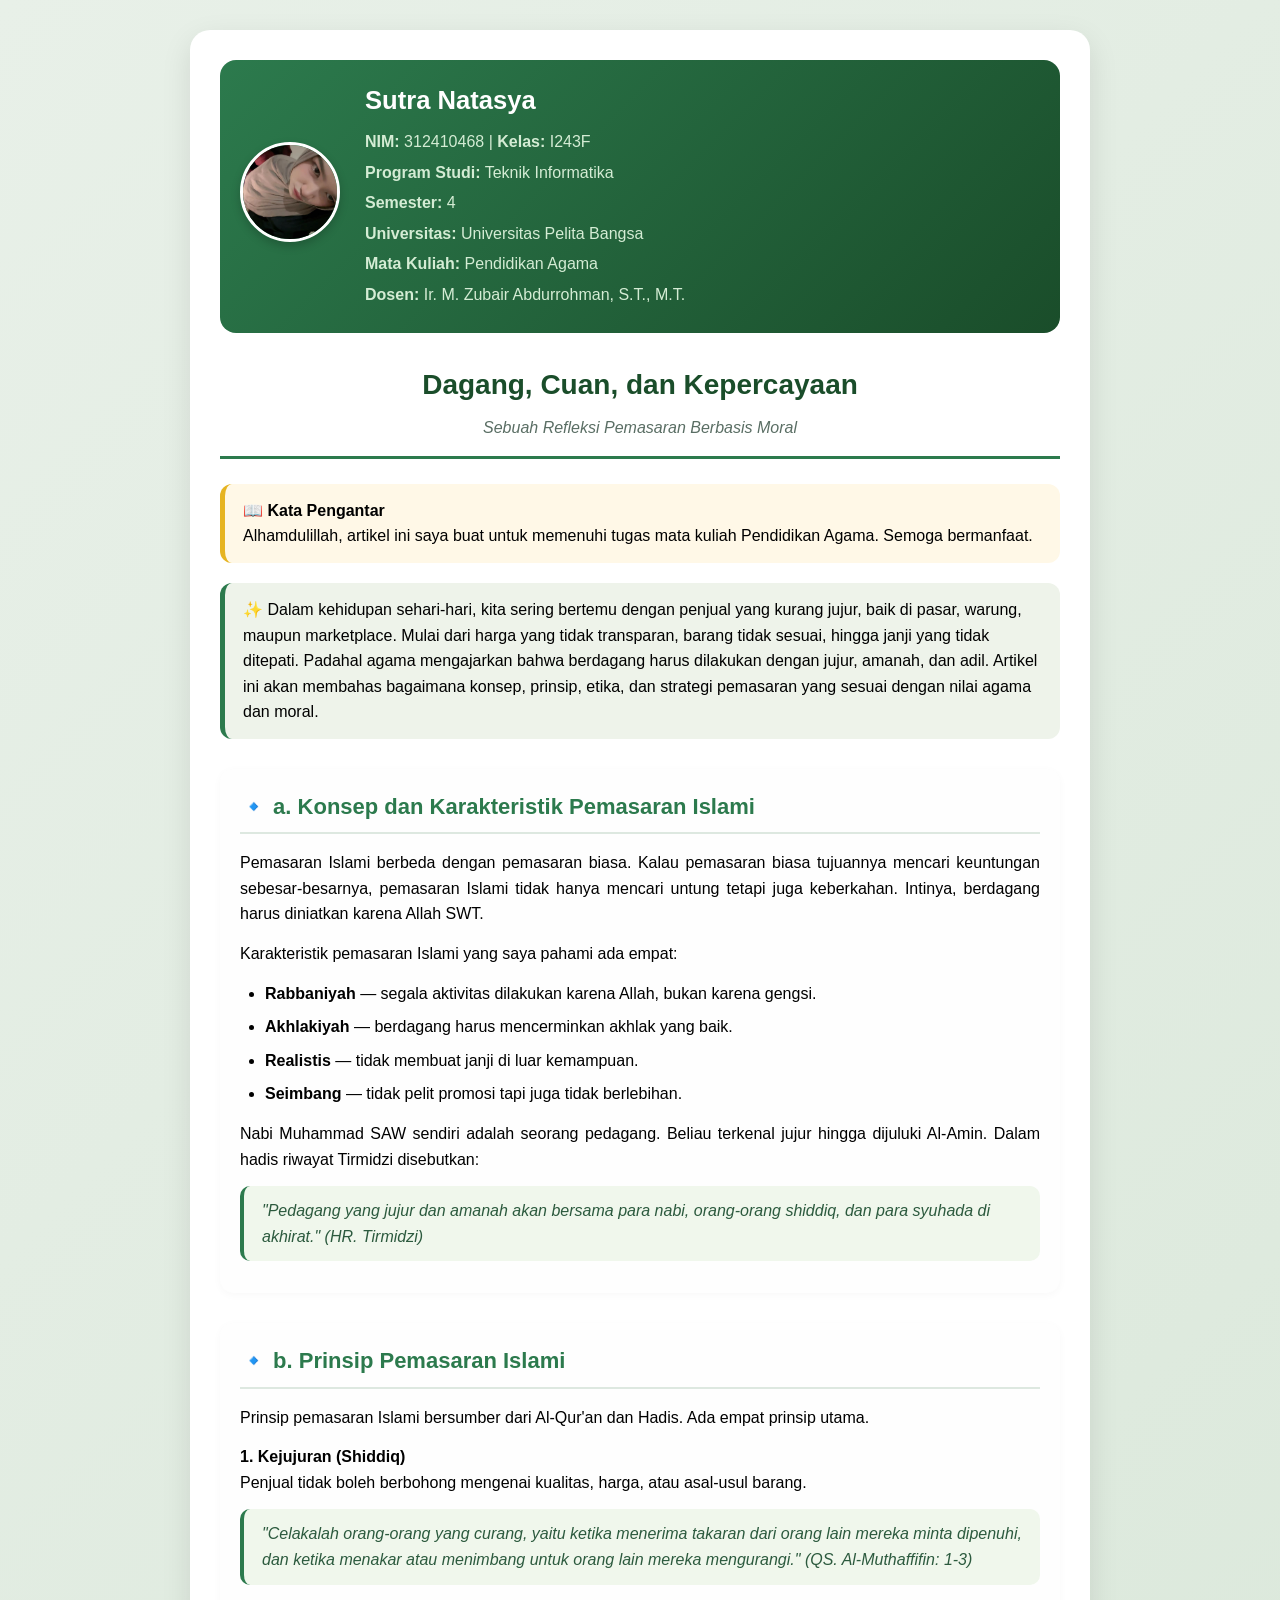
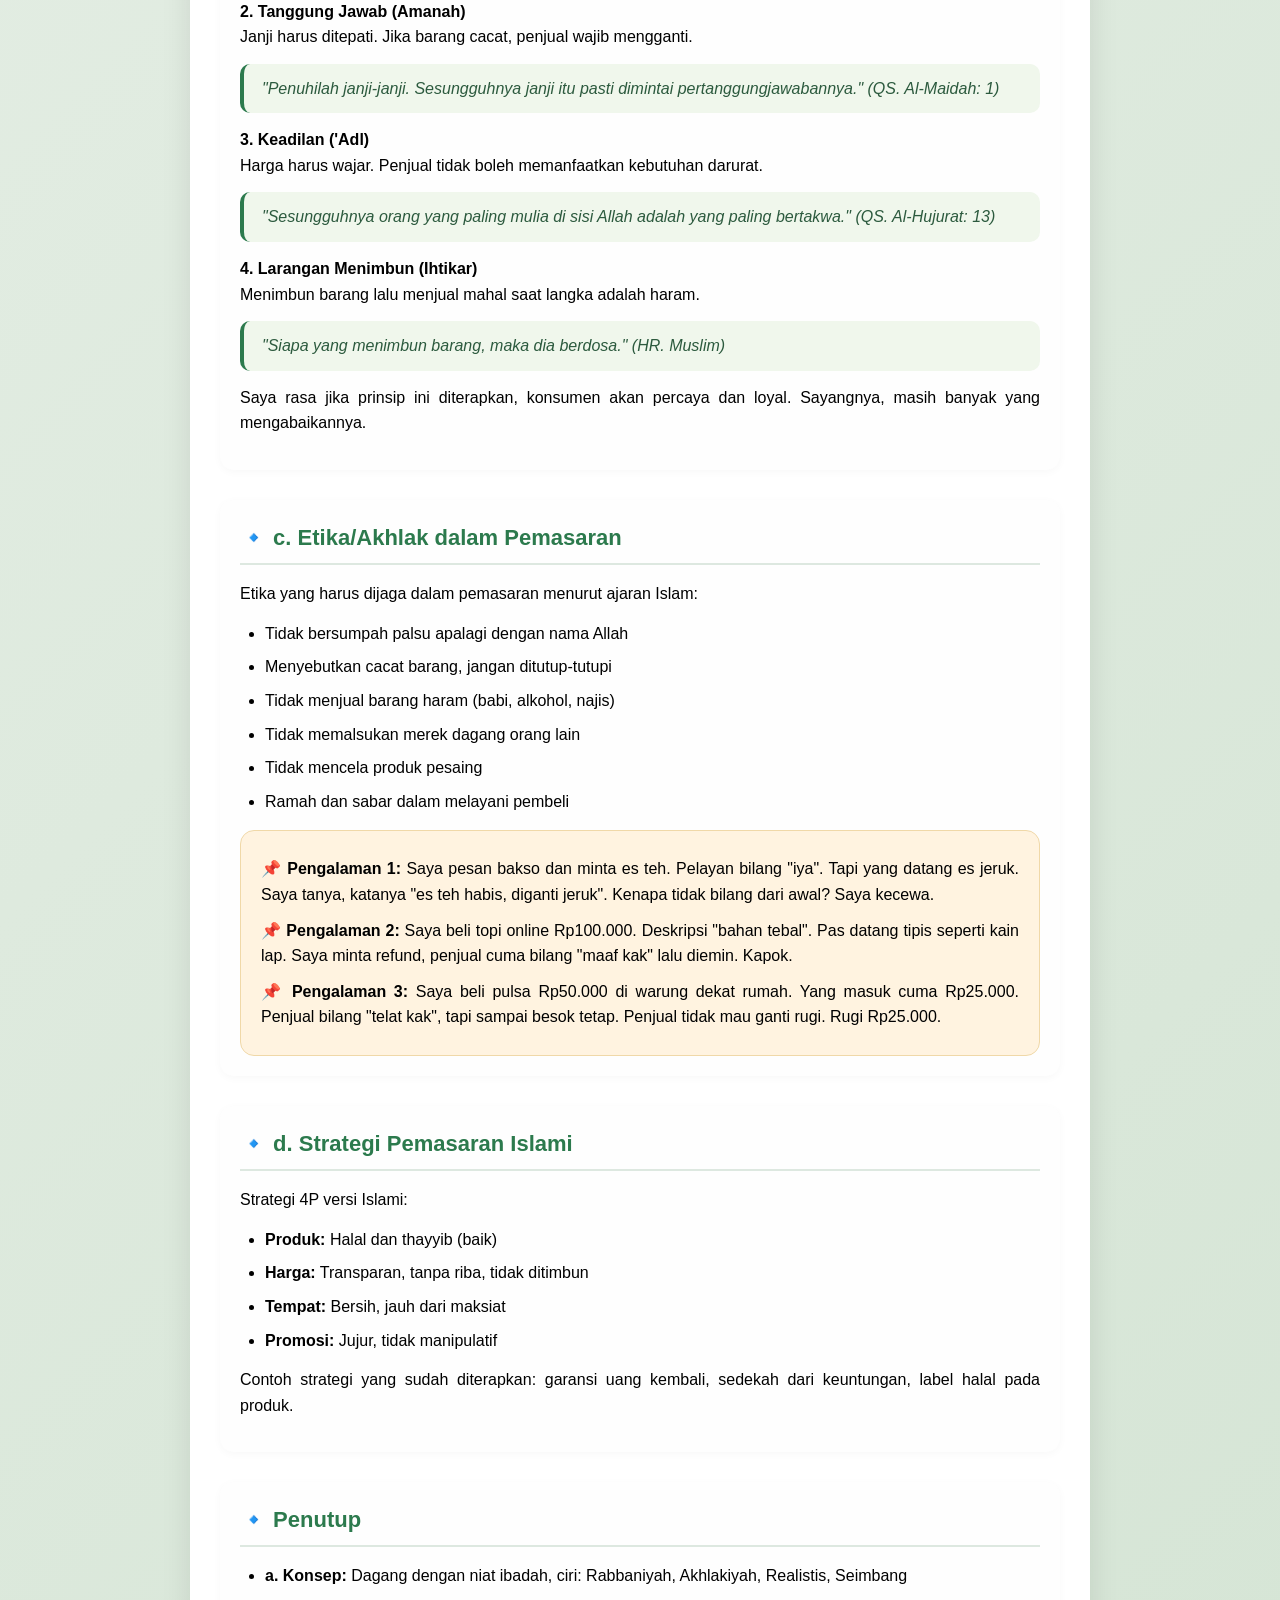
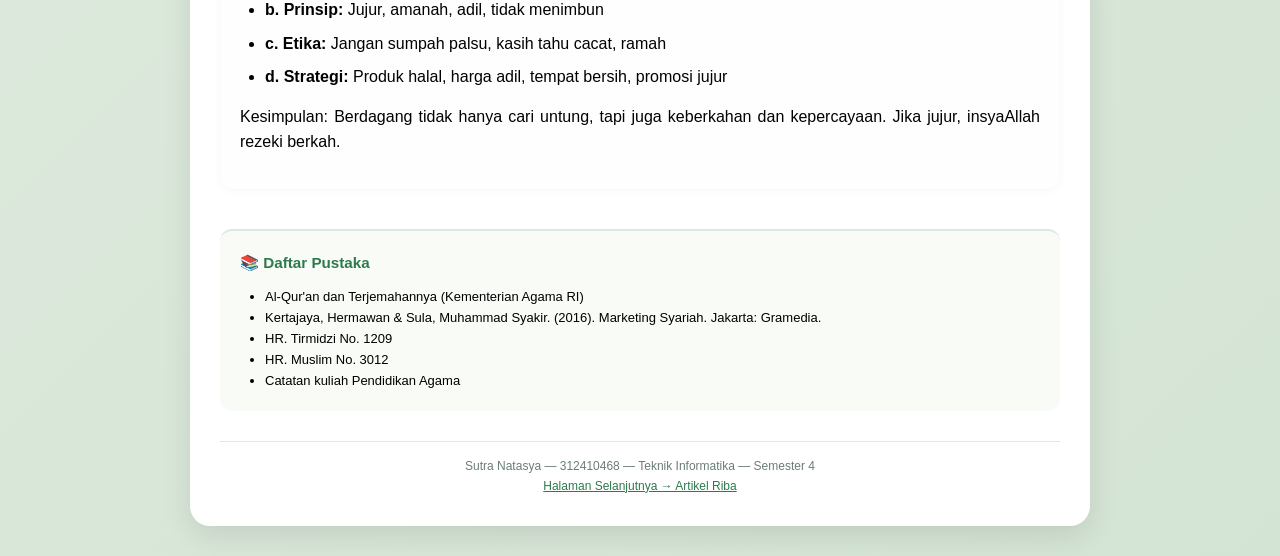
<file: index.html>
<!doctype html>
<html lang="id">
  <head>
    <meta charset="UTF-8" />
    <title>Tugas Agama - Sutra Natasya</title>
    <link rel="stylesheet" href="style.css" />
  </head>
  <body>
    <div class="container">
      <div class="header">
        <div class="foto-area">
          <img src="foto/profil.jpg" alt="Foto Sutra" />
        </div>
        <div class="biodata-area">
          <h2>Sutra Natasya</h2>
          <p><strong>NIM:</strong> 312410468 | <strong>Kelas:</strong> I243F</p>
          <p><strong>Program Studi:</strong> Teknik Informatika</p>
          <p><strong>Semester:</strong> 4</p>
          <p><strong>Universitas:</strong> Universitas Pelita Bangsa</p>
          <p><strong>Mata Kuliah:</strong> Pendidikan Agama</p>
          <p><strong>Dosen:</strong> Ir. M. Zubair Abdurrohman, S.T., M.T.</p>
        </div>
      </div>

      <div class="judul">
        <h1>Dagang, Cuan, dan Kepercayaan</h1>
        <p>Sebuah Refleksi Pemasaran Berbasis Moral</p>
      </div>

      <div class="kata-pengantar">
        <p><strong>📖 Kata Pengantar</strong><br />Alhamdulillah, artikel ini saya buat untuk memenuhi tugas mata kuliah Pendidikan Agama. Semoga bermanfaat.</p>
      </div>

      <div class="pendahuluan">
        <p>
          ✨ Dalam kehidupan sehari-hari, kita sering bertemu dengan penjual yang kurang jujur, baik di pasar, warung, maupun marketplace. Mulai dari harga yang tidak transparan, barang tidak sesuai, hingga janji yang tidak ditepati.
          Padahal agama mengajarkan bahwa berdagang harus dilakukan dengan jujur, amanah, dan adil. Artikel ini akan membahas bagaimana konsep, prinsip, etika, dan strategi pemasaran yang sesuai dengan nilai agama dan moral.
        </p>
      </div>

      <div class="bab">
        <h2>🔹 a. Konsep dan Karakteristik Pemasaran Islami</h2>
        <p>
          Pemasaran Islami berbeda dengan pemasaran biasa. Kalau pemasaran biasa tujuannya mencari keuntungan sebesar-besarnya, pemasaran Islami tidak hanya mencari untung tetapi juga keberkahan. Intinya, berdagang harus diniatkan karena Allah SWT.
        </p>
        <p>Karakteristik pemasaran Islami yang saya pahami ada empat:</p>
        <ul>
          <li><strong>Rabbaniyah</strong> — segala aktivitas dilakukan karena Allah, bukan karena gengsi.</li>
          <li><strong>Akhlakiyah</strong> — berdagang harus mencerminkan akhlak yang baik.</li>
          <li><strong>Realistis</strong> — tidak membuat janji di luar kemampuan.</li>
          <li><strong>Seimbang</strong> — tidak pelit promosi tapi juga tidak berlebihan.</li>
        </ul>
        <p>Nabi Muhammad SAW sendiri adalah seorang pedagang. Beliau terkenal jujur hingga dijuluki Al-Amin. Dalam hadis riwayat Tirmidzi disebutkan:</p>
        <div class="ayat">"Pedagang yang jujur dan amanah akan bersama para nabi, orang-orang shiddiq, dan para syuhada di akhirat." (HR. Tirmidzi)</div>
      </div>

      <div class="bab">
        <h2>🔹 b. Prinsip Pemasaran Islami</h2>
        <p>Prinsip pemasaran Islami bersumber dari Al-Qur'an dan Hadis. Ada empat prinsip utama.</p>

        <p><strong>1. Kejujuran (Shiddiq)</strong><br />Penjual tidak boleh berbohong mengenai kualitas, harga, atau asal-usul barang.</p>
        <div class="ayat">"Celakalah orang-orang yang curang, yaitu ketika menerima takaran dari orang lain mereka minta dipenuhi, dan ketika menakar atau menimbang untuk orang lain mereka mengurangi." (QS. Al-Muthaffifin: 1-3)</div>

        <p><strong>2. Tanggung Jawab (Amanah)</strong><br />Janji harus ditepati. Jika barang cacat, penjual wajib mengganti.</p>
        <div class="ayat">"Penuhilah janji-janji. Sesungguhnya janji itu pasti dimintai pertanggungjawabannya." (QS. Al-Maidah: 1)</div>

        <p><strong>3. Keadilan ('Adl)</strong><br />Harga harus wajar. Penjual tidak boleh memanfaatkan kebutuhan darurat.</p>
        <div class="ayat">"Sesungguhnya orang yang paling mulia di sisi Allah adalah yang paling bertakwa." (QS. Al-Hujurat: 13)</div>

        <p><strong>4. Larangan Menimbun (Ihtikar)</strong><br />Menimbun barang lalu menjual mahal saat langka adalah haram.</p>
        <div class="ayat">"Siapa yang menimbun barang, maka dia berdosa." (HR. Muslim)</div>

        <p>Saya rasa jika prinsip ini diterapkan, konsumen akan percaya dan loyal. Sayangnya, masih banyak yang mengabaikannya.</p>
      </div>

      <div class="bab">
        <h2>🔹 c. Etika/Akhlak dalam Pemasaran</h2>
        <p>Etika yang harus dijaga dalam pemasaran menurut ajaran Islam:</p>
        <ul>
          <li>Tidak bersumpah palsu apalagi dengan nama Allah</li>
          <li>Menyebutkan cacat barang, jangan ditutup-tutupi</li>
          <li>Tidak menjual barang haram (babi, alkohol, najis)</li>
          <li>Tidak memalsukan merek dagang orang lain</li>
          <li>Tidak mencela produk pesaing</li>
          <li>Ramah dan sabar dalam melayani pembeli</li>
        </ul>

        <div class="pengalaman">
          <p><strong>📌 Pengalaman 1:</strong> Saya pesan bakso dan minta es teh. Pelayan bilang "iya". Tapi yang datang es jeruk. Saya tanya, katanya "es teh habis, diganti jeruk". Kenapa tidak bilang dari awal? Saya kecewa.</p>
          <p><strong>📌 Pengalaman 2:</strong> Saya beli topi online Rp100.000. Deskripsi "bahan tebal". Pas datang tipis seperti kain lap. Saya minta refund, penjual cuma bilang "maaf kak" lalu diemin. Kapok.</p>
          <p><strong>📌 Pengalaman 3:</strong> Saya beli pulsa Rp50.000 di warung dekat rumah. Yang masuk cuma Rp25.000. Penjual bilang "telat kak", tapi sampai besok tetap. Penjual tidak mau ganti rugi. Rugi Rp25.000.</p>
        </div>
      </div>

      <div class="bab">
        <h2>🔹 d. Strategi Pemasaran Islami</h2>
        <p>Strategi 4P versi Islami:</p>
        <ul>
          <li><strong>Produk:</strong> Halal dan thayyib (baik)</li>
          <li><strong>Harga:</strong> Transparan, tanpa riba, tidak ditimbun</li>
          <li><strong>Tempat:</strong> Bersih, jauh dari maksiat</li>
          <li><strong>Promosi:</strong> Jujur, tidak manipulatif</li>
        </ul>
        <p>Contoh strategi yang sudah diterapkan: garansi uang kembali, sedekah dari keuntungan, label halal pada produk.</p>
      </div>

      <div class="bab">
        <h2>🔹 Penutup</h2>
        <ul>
          <li><strong>a. Konsep:</strong> Dagang dengan niat ibadah, ciri: Rabbaniyah, Akhlakiyah, Realistis, Seimbang</li>
          <li><strong>b. Prinsip:</strong> Jujur, amanah, adil, tidak menimbun</li>
          <li><strong>c. Etika:</strong> Jangan sumpah palsu, kasih tahu cacat, ramah</li>
          <li><strong>d. Strategi:</strong> Produk halal, harga adil, tempat bersih, promosi jujur</li>
        </ul>
        <p>Kesimpulan: Berdagang tidak hanya cari untung, tapi juga keberkahan dan kepercayaan. Jika jujur, insyaAllah rezeki berkah.</p>
      </div>

      <div class="daftar-pustaka">
        <h3>📚 Daftar Pustaka</h3>
        <ul>
          <li>Al-Qur'an dan Terjemahannya (Kementerian Agama RI)</li>
          <li>Kertajaya, Hermawan & Sula, Muhammad Syakir. (2016). Marketing Syariah. Jakarta: Gramedia.</li>
          <li>HR. Tirmidzi No. 1209</li>
          <li>HR. Muslim No. 3012</li>
          <li>Catatan kuliah Pendidikan Agama</li>
        </ul>
      </div>

      <div class="footer">
        <p>Sutra Natasya — 312410468 — Teknik Informatika — Semester 4</p>
        <p><a href="riba.html" style="color:#2c7a4d;">Halaman Selanjutnya → Artikel Riba</a></p>
      </div>
    </div>
  </body>
</html>
</file>
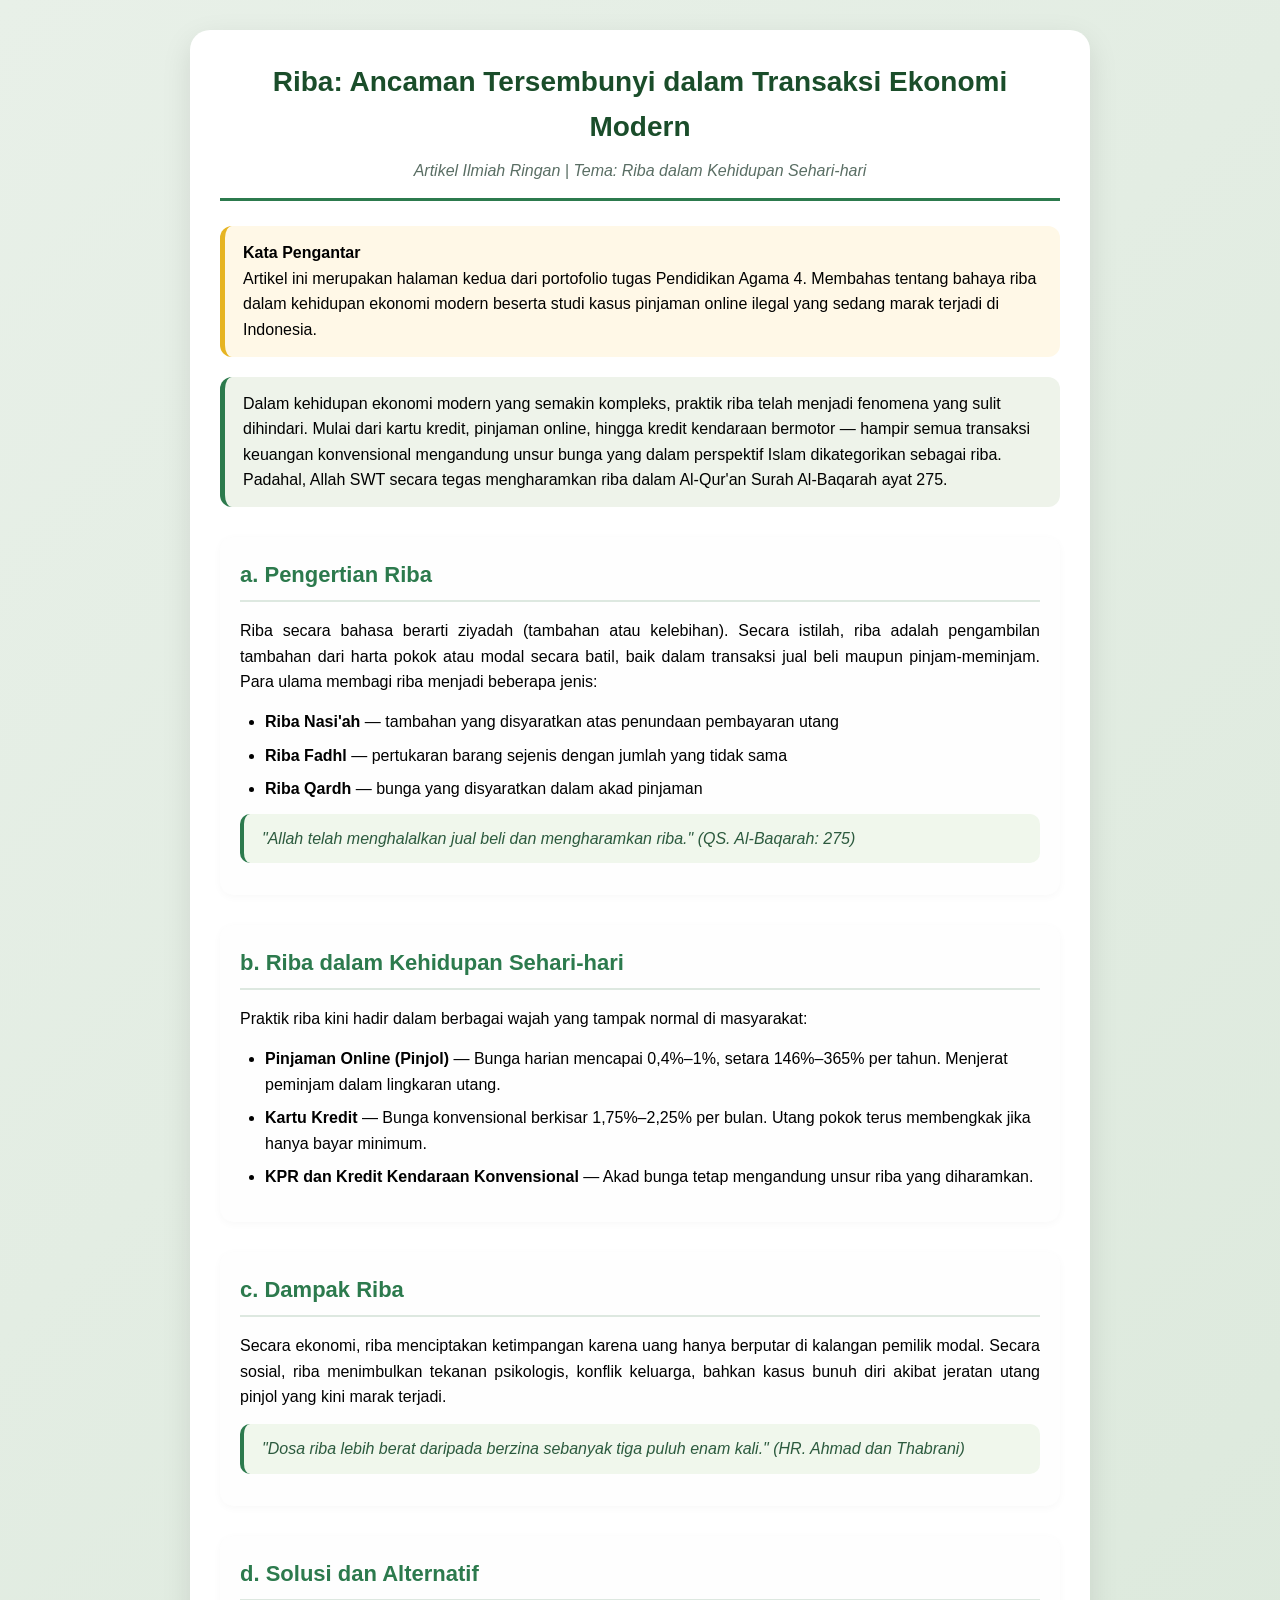
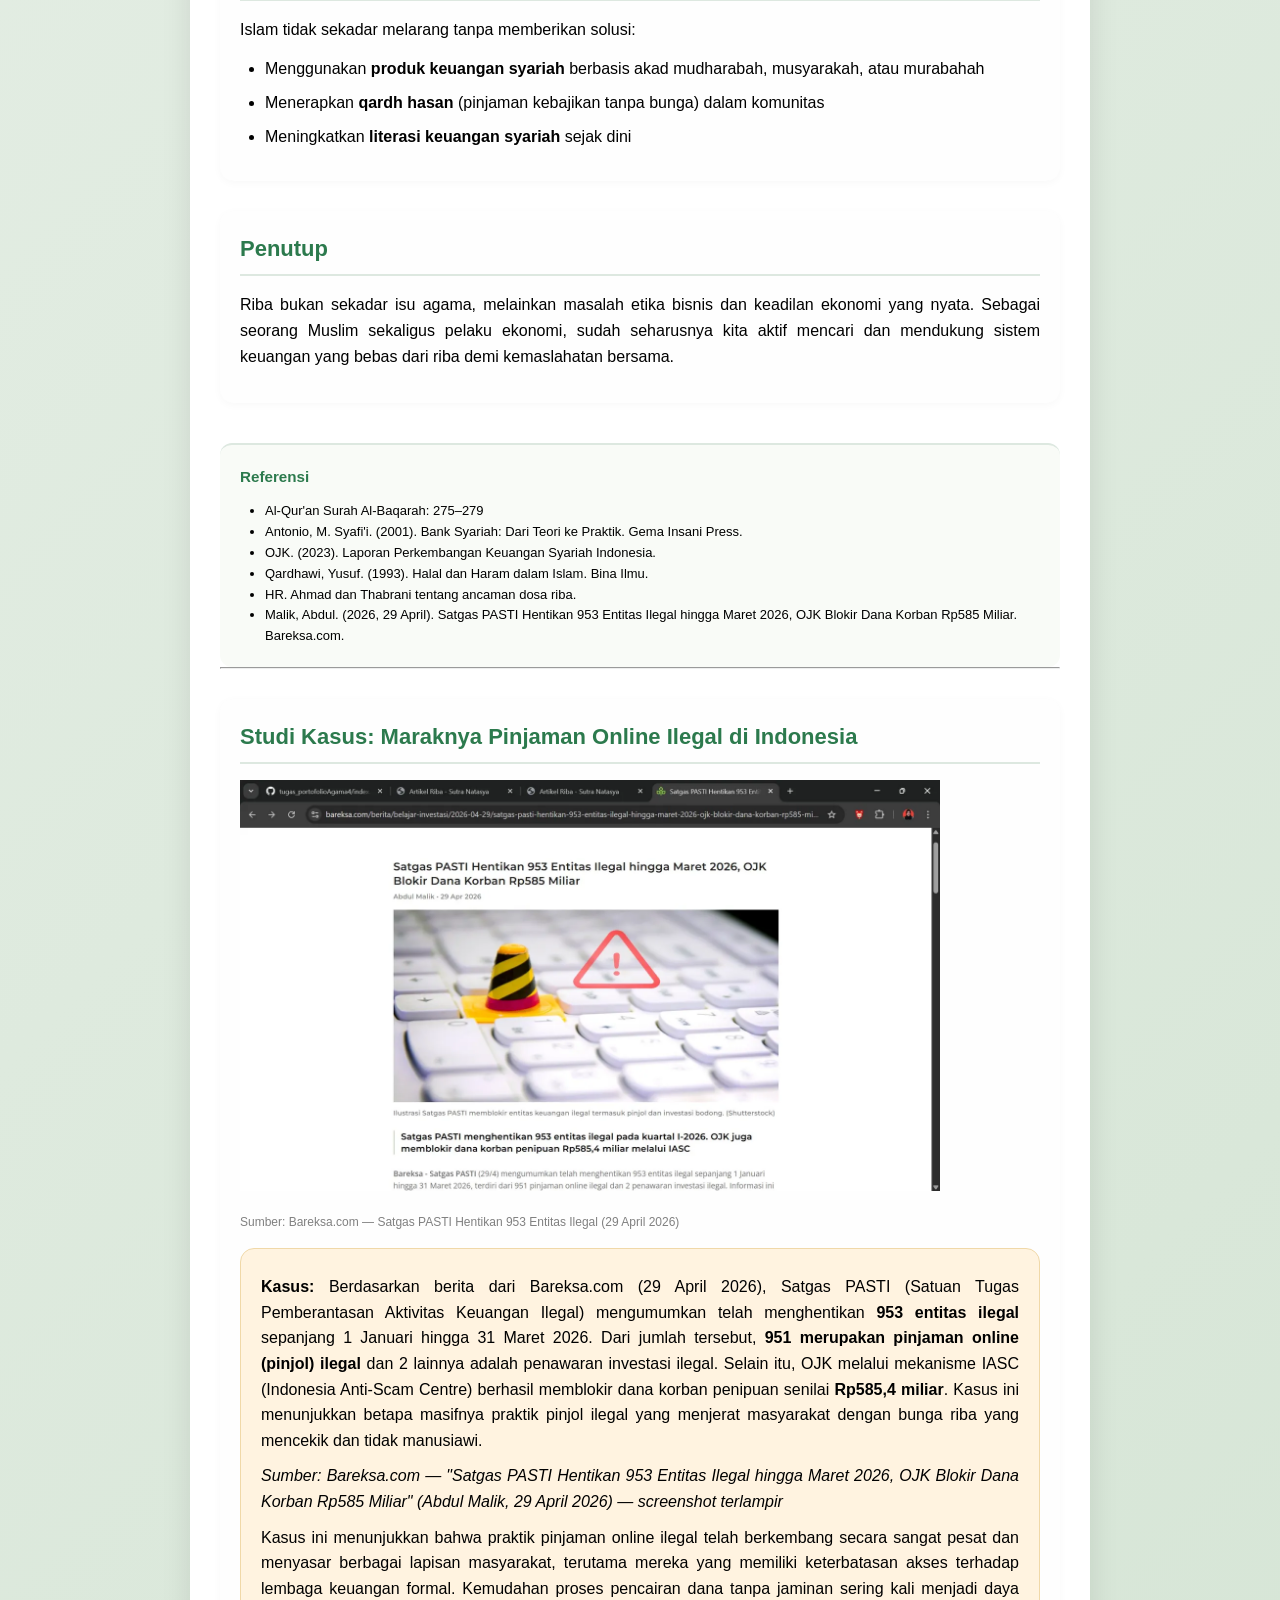
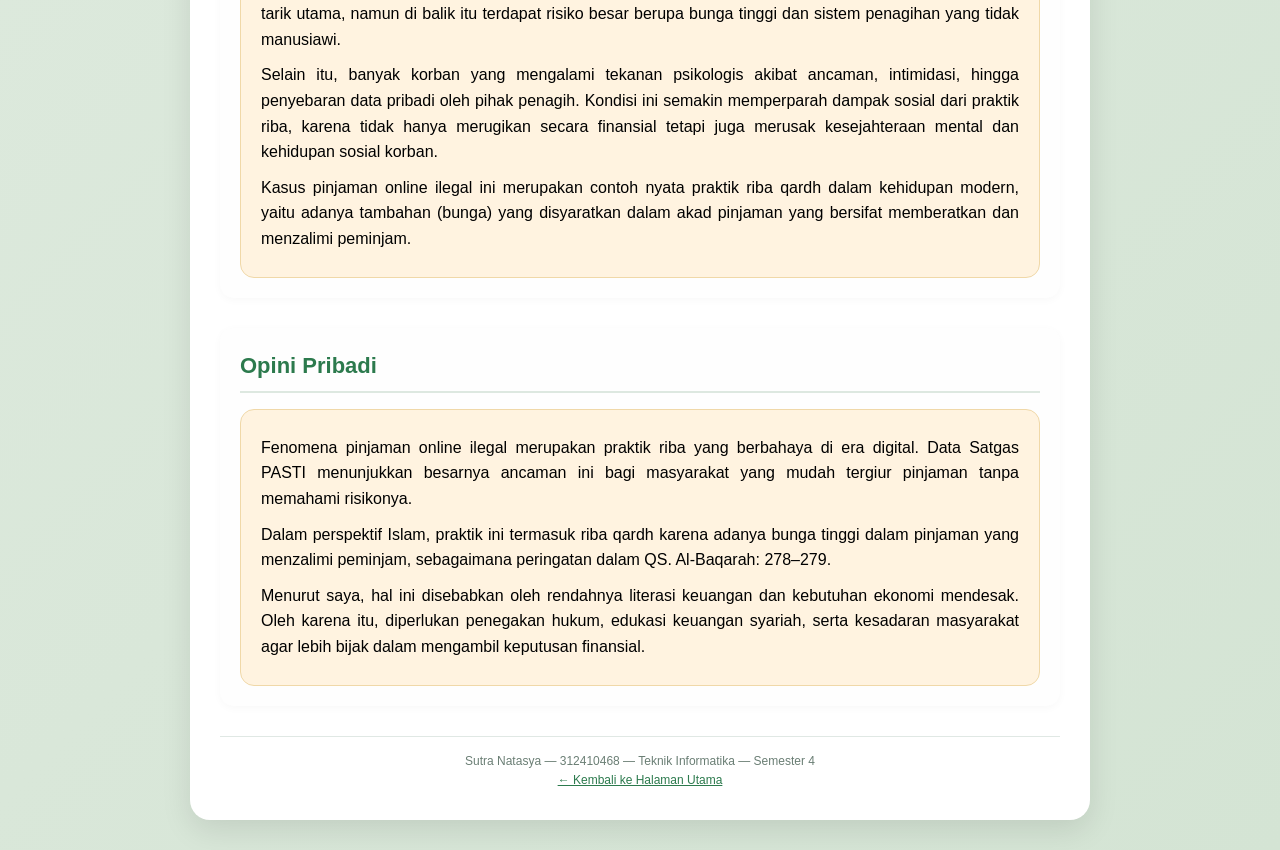
<file: riba.html>
<!DOCTYPE html>
<html lang="id">
<head>
  <meta charset="UTF-8" />
  <meta name="viewport" content="width=device-width, initial-scale=1.0">
  <title>Artikel Riba - Sutra Natasya</title>
  <link rel="stylesheet" href="style.css" />
</head>
<body>
  <div class="container">

    <div class="judul">
      <h1>Riba: Ancaman Tersembunyi dalam Transaksi Ekonomi Modern</h1>
      <p>Artikel Ilmiah Ringan | Tema: Riba dalam Kehidupan Sehari-hari</p>
    </div>

    <div class="kata-pengantar">
      <p><strong>Kata Pengantar</strong><br />Artikel ini merupakan halaman kedua dari portofolio tugas Pendidikan Agama 4. Membahas tentang bahaya riba dalam kehidupan ekonomi modern beserta studi kasus pinjaman online ilegal yang sedang marak terjadi di Indonesia.</p>
    </div>

    <div class="pendahuluan">
      <p>Dalam kehidupan ekonomi modern yang semakin kompleks, praktik riba telah menjadi fenomena yang sulit dihindari. Mulai dari kartu kredit, pinjaman online, hingga kredit kendaraan bermotor — hampir semua transaksi keuangan konvensional mengandung unsur bunga yang dalam perspektif Islam dikategorikan sebagai riba. Padahal, Allah SWT secara tegas mengharamkan riba dalam Al-Qur'an Surah Al-Baqarah ayat 275.</p>
    </div>

    <div class="bab">
      <h2>a. Pengertian Riba</h2>
      <p>Riba secara bahasa berarti ziyadah (tambahan atau kelebihan). Secara istilah, riba adalah pengambilan tambahan dari harta pokok atau modal secara batil, baik dalam transaksi jual beli maupun pinjam-meminjam. Para ulama membagi riba menjadi beberapa jenis:</p>
      <ul>
        <li><strong>Riba Nasi'ah</strong> — tambahan yang disyaratkan atas penundaan pembayaran utang</li>
        <li><strong>Riba Fadhl</strong> — pertukaran barang sejenis dengan jumlah yang tidak sama</li>
        <li><strong>Riba Qardh</strong> — bunga yang disyaratkan dalam akad pinjaman</li>
      </ul>
      <div class="ayat">"Allah telah menghalalkan jual beli dan mengharamkan riba." (QS. Al-Baqarah: 275)</div>
    </div>

    <div class="bab">
      <h2>b. Riba dalam Kehidupan Sehari-hari</h2>
      <p>Praktik riba kini hadir dalam berbagai wajah yang tampak normal di masyarakat:</p>
      <ul>
        <li><strong>Pinjaman Online (Pinjol)</strong> — Bunga harian mencapai 0,4%–1%, setara 146%–365% per tahun. Menjerat peminjam dalam lingkaran utang.</li>
        <li><strong>Kartu Kredit</strong> — Bunga konvensional berkisar 1,75%–2,25% per bulan. Utang pokok terus membengkak jika hanya bayar minimum.</li>
        <li><strong>KPR dan Kredit Kendaraan Konvensional</strong> — Akad bunga tetap mengandung unsur riba yang diharamkan.</li>
      </ul>
    </div>

    <div class="bab">
      <h2>c. Dampak Riba</h2>
      <p>Secara ekonomi, riba menciptakan ketimpangan karena uang hanya berputar di kalangan pemilik modal. Secara sosial, riba menimbulkan tekanan psikologis, konflik keluarga, bahkan kasus bunuh diri akibat jeratan utang pinjol yang kini marak terjadi.</p>
      <div class="ayat">"Dosa riba lebih berat daripada berzina sebanyak tiga puluh enam kali." (HR. Ahmad dan Thabrani)</div>
    </div>

    <div class="bab">
      <h2>d. Solusi dan Alternatif</h2>
      <p>Islam tidak sekadar melarang tanpa memberikan solusi:</p>
      <ul>
        <li>Menggunakan <strong>produk keuangan syariah</strong> berbasis akad mudharabah, musyarakah, atau murabahah</li>
        <li>Menerapkan <strong>qardh hasan</strong> (pinjaman kebajikan tanpa bunga) dalam komunitas</li>
        <li>Meningkatkan <strong>literasi keuangan syariah</strong> sejak dini</li>
      </ul>
    </div>

    <div class="bab">
      <h2>Penutup</h2>
      <p>Riba bukan sekadar isu agama, melainkan masalah etika bisnis dan keadilan ekonomi yang nyata. Sebagai seorang Muslim sekaligus pelaku ekonomi, sudah seharusnya kita aktif mencari dan mendukung sistem keuangan yang bebas dari riba demi kemaslahatan bersama.</p>
    </div>

    <div class="daftar-pustaka">
      <h3>Referensi</h3>
      <ul>
        <li>Al-Qur'an Surah Al-Baqarah: 275–279</li>
        <li>Antonio, M. Syafi'i. (2001). Bank Syariah: Dari Teori ke Praktik. Gema Insani Press.</li>
        <li>OJK. (2023). Laporan Perkembangan Keuangan Syariah Indonesia.</li>
        <li>Qardhawi, Yusuf. (1993). Halal dan Haram dalam Islam. Bina Ilmu.</li>
        <li>HR. Ahmad dan Thabrani tentang ancaman dosa riba.</li>
        <li>Malik, Abdul. (2026, 29 April). Satgas PASTI Hentikan 953 Entitas Ilegal hingga Maret 2026, OJK Blokir Dana Korban Rp585 Miliar. Bareksa.com.</li>
      </ul>
    </div>

    <hr>

    <div class="bab">
      <h2>Studi Kasus: Maraknya Pinjaman Online Ilegal di Indonesia</h2>

      <div class="gambar">
        <img src="foto/pinjol.jpg" alt="Screenshot berita pinjol ilegal" style="width:100%; max-width:700px;">
        <p style="font-size:12px; color:gray;">
          Sumber: Bareksa.com — Satgas PASTI Hentikan 953 Entitas Ilegal (29 April 2026)
        </p>
      </div>

      <div class="pengalaman">
        <p><strong>Kasus:</strong> Berdasarkan berita dari Bareksa.com (29 April 2026), Satgas PASTI (Satuan Tugas Pemberantasan Aktivitas Keuangan Ilegal) mengumumkan telah menghentikan <strong>953 entitas ilegal</strong> sepanjang 1 Januari hingga 31 Maret 2026. Dari jumlah tersebut, <strong>951 merupakan pinjaman online (pinjol) ilegal</strong> dan 2 lainnya adalah penawaran investasi ilegal. Selain itu, OJK melalui mekanisme IASC (Indonesia Anti-Scam Centre) berhasil memblokir dana korban penipuan senilai <strong>Rp585,4 miliar</strong>. Kasus ini menunjukkan betapa masifnya praktik pinjol ilegal yang menjerat masyarakat dengan bunga riba yang mencekik dan tidak manusiawi.</p>
        <p><em>Sumber: Bareksa.com — "Satgas PASTI Hentikan 953 Entitas Ilegal hingga Maret 2026, OJK Blokir Dana Korban Rp585 Miliar" (Abdul Malik, 29 April 2026) — screenshot terlampir</em></p>

        <p>Kasus ini menunjukkan bahwa praktik pinjaman online ilegal telah berkembang secara sangat pesat dan menyasar berbagai lapisan masyarakat, terutama mereka yang memiliki keterbatasan akses terhadap lembaga keuangan formal. Kemudahan proses pencairan dana tanpa jaminan sering kali menjadi daya tarik utama, namun di balik itu terdapat risiko besar berupa bunga tinggi dan sistem penagihan yang tidak manusiawi.</p>
        <p>Selain itu, banyak korban yang mengalami tekanan psikologis akibat ancaman, intimidasi, hingga penyebaran data pribadi oleh pihak penagih. Kondisi ini semakin memperparah dampak sosial dari praktik riba, karena tidak hanya merugikan secara finansial tetapi juga merusak kesejahteraan mental dan kehidupan sosial korban.</p>
        <p>Kasus pinjaman online ilegal ini merupakan contoh nyata praktik riba qardh dalam kehidupan modern, yaitu adanya tambahan (bunga) yang disyaratkan dalam akad pinjaman yang bersifat memberatkan dan menzalimi peminjam.</p>
      </div>
    </div>

    <div class="bab">
      <h2>Opini Pribadi</h2>
      <div class="pengalaman">
        <p>Fenomena pinjaman online ilegal merupakan praktik riba yang berbahaya di era digital. Data Satgas PASTI menunjukkan besarnya ancaman ini bagi masyarakat yang mudah tergiur pinjaman tanpa memahami risikonya.</p>
        <p>Dalam perspektif Islam, praktik ini termasuk riba qardh karena adanya bunga tinggi dalam pinjaman yang menzalimi peminjam, sebagaimana peringatan dalam QS. Al-Baqarah: 278–279.</p>
        <p>Menurut saya, hal ini disebabkan oleh rendahnya literasi keuangan dan kebutuhan ekonomi mendesak. Oleh karena itu, diperlukan penegakan hukum, edukasi keuangan syariah, serta kesadaran masyarakat agar lebih bijak dalam mengambil keputusan finansial.</p>
      </div>
    </div>

    <div class="footer">
      <p>Sutra Natasya — 312410468 — Teknik Informatika — Semester 4</p>
      <p><a href="index.html" style="color:#2c7a4d;">← Kembali ke Halaman Utama</a></p>
    </div>

  </div>
</body>
</html>
</file>
<file: style.css>
* {
  margin: 0;
  padding: 0;
  box-sizing: border-box;
}

body {
  font-family: 'Segoe UI', Tahoma, Geneva, Verdana, sans-serif;
  background: linear-gradient(135deg, #e8f0e8 0%, #d4e4d4 100%);
  padding: 30px 20px;
  line-height: 1.6;
}

.container {
  max-width: 900px;
  margin: auto;
  background: white;
  padding: 30px;
  border-radius: 20px;
  box-shadow: 0 10px 30px rgba(0, 0, 0, 0.1);
}

.header {
  display: flex;
  align-items: center;
  gap: 25px;
  background: linear-gradient(135deg, #2c7a4d 0%, #1a4d2a 100%);
  padding: 20px;
  border-radius: 16px;
  margin-bottom: 30px;
  color: white;
}

.foto-area img {
  width: 100px;
  height: 100px;
  object-fit: cover;
  border-radius: 50%;
  border: 3px solid white;
  box-shadow: 0 4px 10px rgba(0, 0, 0, 0.2);
}

.biodata-area h2 {
  color: white;
  font-size: 1.6rem;
  margin-bottom: 8px;
}

.biodata-area p {
  color: #d4ecd4;
  margin: 5px 0;
}

.judul {
  text-align: center;
  margin-bottom: 25px;
  padding-bottom: 15px;
  border-bottom: 3px solid #2c7a4d;
}

.judul h1 {
  color: #1a4d2a;
  font-size: 28px;
  margin-bottom: 8px;
}

.judul p {
  color: #5a6e64;
  font-style: italic;
}

.kata-pengantar {
  background: #fff8e7;
  padding: 14px 18px;
  border-radius: 12px;
  margin-bottom: 20px;
  border-left: 5px solid #e6b422;
}

.pendahuluan {
  background: #eef3ea;
  padding: 14px 18px;
  border-radius: 12px;
  margin-bottom: 25px;
  border-left: 5px solid #2c7a4d;
}

.bab {
  margin-top: 30px;
  background: #fefefe;
  padding: 20px;
  border-radius: 14px;
  box-shadow: 0 2px 8px rgba(0, 0, 0, 0.03);
  transition: transform 0.2s;
}

.bab:hover {
  transform: translateX(5px);
}

.bab h2 {
  color: #2c7a4d;
  border-bottom: 2px solid #dde8e0;
  padding-bottom: 8px;
  margin-bottom: 16px;
  font-size: 22px;
}

.bab p {
  margin: 14px 0;
  text-align: justify;
}

.bab ul {
  margin-left: 25px;
  margin-bottom: 12px;
}

.bab li {
  margin: 8px 0;
}

.ayat {
  background: #f0f7ec;
  padding: 12px 18px;
  border-radius: 10px;
  margin: 12px 0;
  font-style: italic;
  color: #2c5a3e;
  border-left: 4px solid #2c7a4d;
}

.pengalaman {
  background: #fff3e0;
  padding: 15px 20px;
  border-radius: 14px;
  margin-top: 16px;
  border: 1px solid #f0d8a8;
}

.pengalaman p {
  margin: 10px 0;
}

.daftar-pustaka {
  margin-top: 40px;
  padding-top: 20px;
  border-top: 2px solid #dde8e0;
  font-size: 13px;
  background: #f9fbf7;
  padding: 20px;
  border-radius: 12px;
}

.daftar-pustaka h3 {
  color: #2c7a4d;
  margin-bottom: 12px;
}

.daftar-pustaka ul {
  margin-left: 25px;
}

.footer {
  text-align: center;
  margin-top: 30px;
  padding-top: 15px;
  border-top: 1px solid #e0e8e4;
  font-size: 12px;
  color: #6a7e74;
}

@media (max-width: 600px) {
  .container {
    padding: 18px;
  }
  .header {
    flex-direction: column;
    text-align: center;
  }
  .judul h1 {
    font-size: 22px;
  }
  .bab h2 {
    font-size: 18px;
  }
}
</file>
